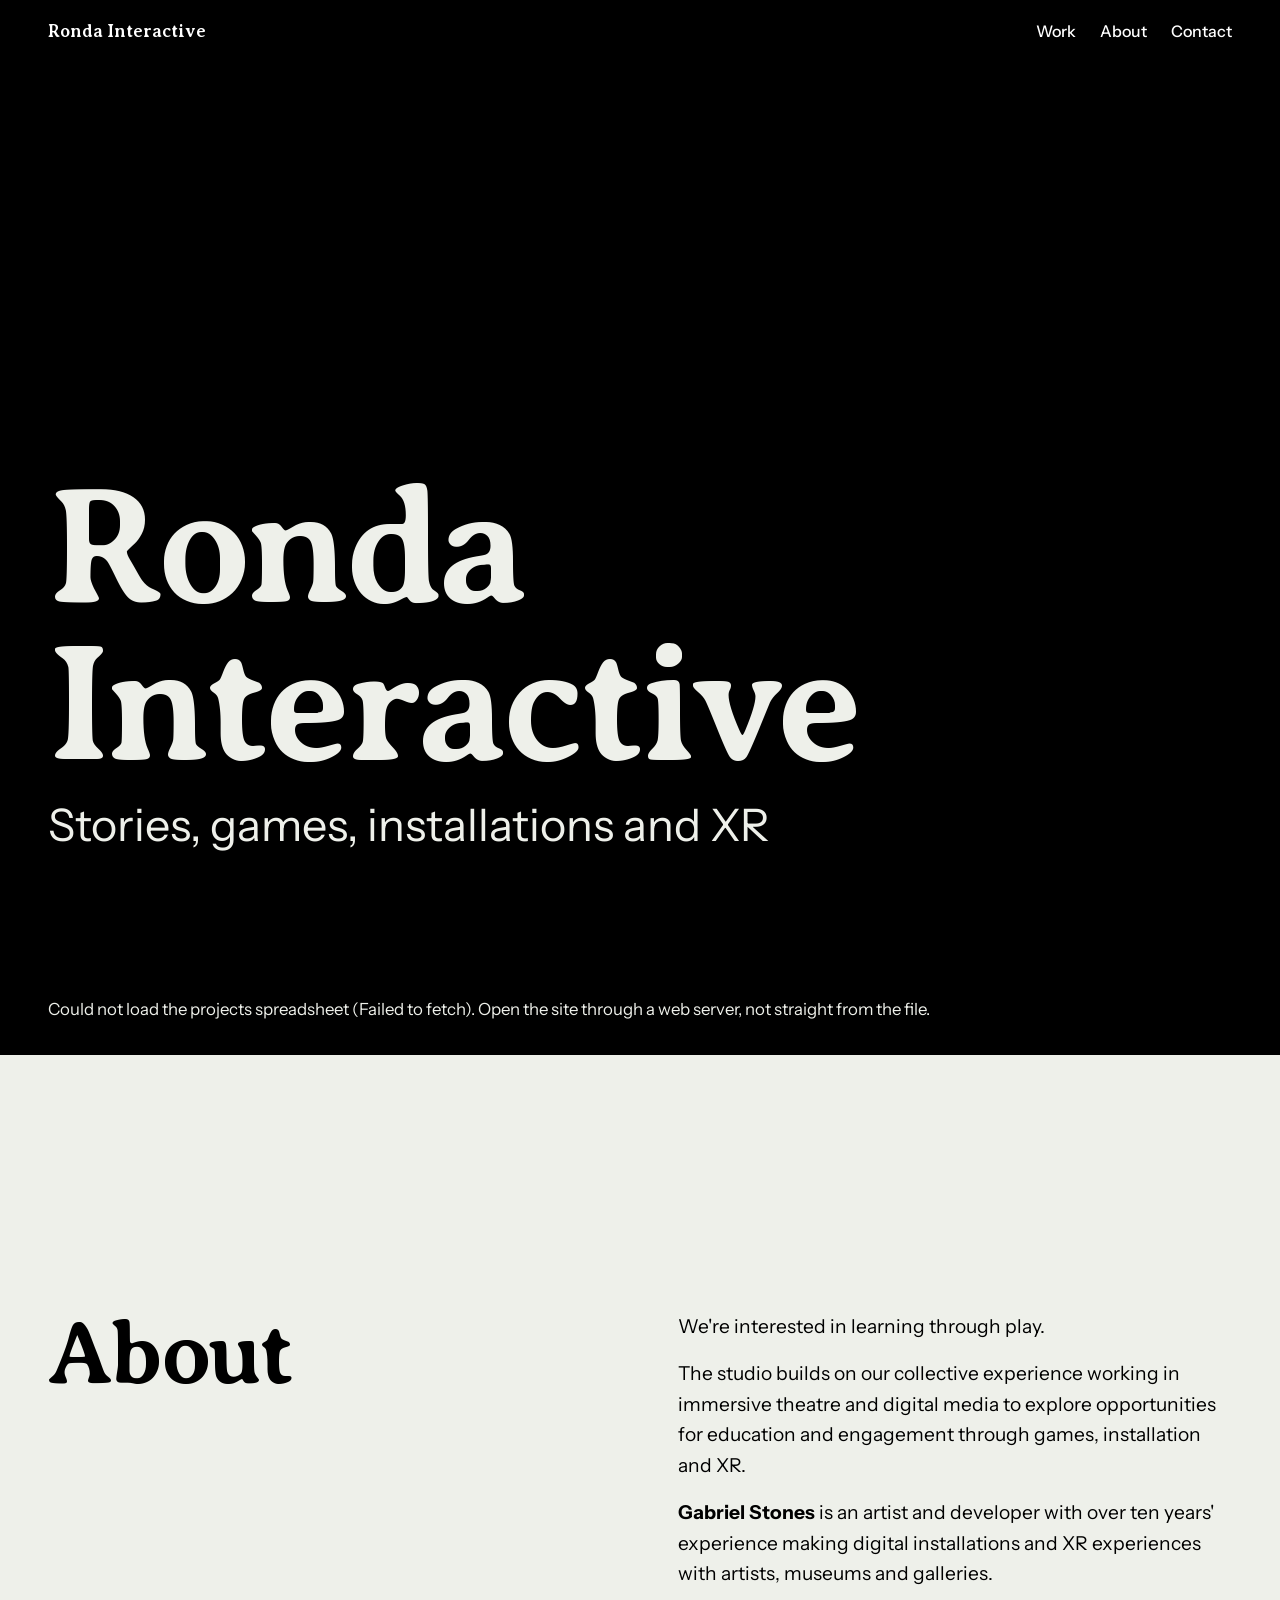
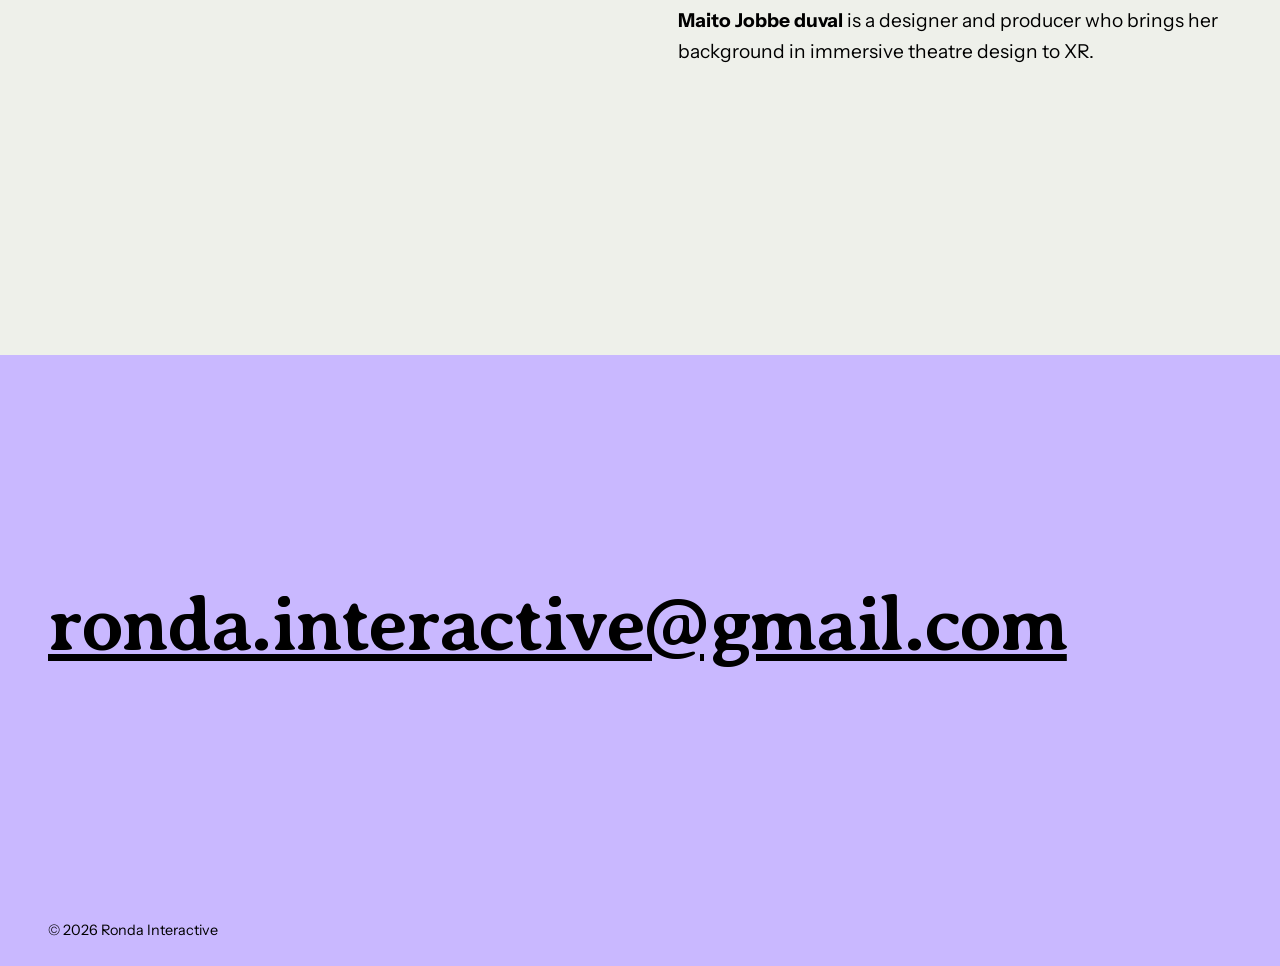
<file: index.html>
<!DOCTYPE html>
<html lang="en">
<head>
<meta charset="utf-8">
<meta name="viewport" content="width=device-width, initial-scale=1">
<title>Studio Name</title>
<meta name="description" content="A new studio making Games, interactive experiences and animation.">
<link rel="icon" href="favicon.svg" type="image/svg+xml">
<link rel="icon" href="favicon.png" type="image/png">
<link rel="preconnect" href="https://fonts.googleapis.com">
<link href="https://fonts.googleapis.com/css2?family=Averia+Serif+Libre:wght@400;700&family=Instrument+Sans:wght@400;500&display=swap" rel="stylesheet">
<style>
/* Project titles: --title-size is smallest, scales-with-screen-width, largest. --title-overlap is how much of the title sits up over the video (0 = none, .5 = half, 1 = all) */
:root{--title-size:clamp(2.5rem,6vw,5rem);--title-overlap:.5;
--hero-tagline-size:clamp(1.4rem,3.5vw,3rem); /* the line under the studio name on the first screen */
--ink:#000000;--paper:#eef0ea;--accent:#c9b8ff;--head:'Averia Serif Libre',Georgia,'Times New Roman',serif;--body:'Instrument Sans',Helvetica,Arial,sans-serif}
*{box-sizing:border-box;margin:0}
[hidden]{display:none!important}
html{scroll-snap-type:y proximity;scroll-behavior:smooth}
body{background:var(--ink);color:var(--paper);font:400 1.05rem/1.6 var(--body)}
a{color:inherit}
:focus-visible{outline:3px solid var(--accent);outline-offset:3px}

header{position:fixed;inset:0 0 auto 0;z-index:10;display:flex;justify-content:space-between;align-items:center;padding:1.25rem clamp(1rem,4vw,3rem);mix-blend-mode:difference;color:#fff}
header a{text-decoration:none;font:700 1.1rem var(--head)}
header img{display:block;height:clamp(5rem,5vw,8rem);width:auto}
header nav{display:flex;gap:1.5rem}
header nav a{font:500 1rem var(--body)}

.screen{position:relative;min-height:100vh;min-height:100svh;display:flex;align-items:flex-end;padding:clamp(1.25rem,4vw,3rem);scroll-snap-align:start;overflow:hidden;background:var(--bg,var(--ink))}
.stage{position:absolute;inset:0;z-index:0;container-type:size}
.slot{position:absolute;inset:0;opacity:0}
.slot.on{opacity:1}
.slot video,.slot img,.slot .yt{position:absolute;left:50%;top:0;translate:-50% 0;height:100%;width:calc(100cqh*var(--r,1.7778));max-width:none}
.slot.full video,.slot.full img,.slot.full .yt{top:50%;translate:-50% -50%;width:max(100cqw,100cqh*var(--r,1.7778));height:max(100cqh,100cqw/var(--r,1.7778))}
.slot .yt{pointer-events:none}
.slot .yt iframe{width:100%;height:100%;border:0}
.credit{position:absolute;right:clamp(1.25rem,4vw,3rem);bottom:clamp(1.25rem,4vw,3rem);z-index:1;max-width:40%;text-align:right;font-size:.8rem;line-height:1.3;opacity:.75;text-shadow:0 1px 8px rgba(0,0,0,.6)}
.screen .text{position:relative;z-index:1;max-width:60rem;text-shadow:0 1px 14px rgba(0,0,0,.1)}
h1,h2{font-family:var(--head);font-weight:700;line-height:.95;letter-spacing:-.03em}
h1{font-size:clamp(3.5rem,13vw,11rem)}
h2{font-size:clamp(2.5rem,7vw,6rem)}
.meta{margin-top:1rem;opacity:.85}
#top .meta{font-size:var(--hero-tagline-size);line-height:1.15;opacity:1}
.project{flex-direction:column;align-items:stretch;padding:0}
.media{position:relative;flex:1 1 0;min-height:45vh;min-height:45svh;overflow:hidden}
.bar{position:relative;z-index:1;padding:0 clamp(1rem,4vw,3rem) 1rem;background:var(--bg,var(--ink));color:var(--paper)}
.bar .text{max-width:none;text-shadow:none;margin-top:calc(var(--title-size)*var(--title-overlap)*-1)}
.bar h2{font-size:var(--title-size);line-height:1;text-shadow:0 0 .15em var(--bg,var(--ink)),0 0 .4em var(--bg,var(--ink))}
.bar .credit{position:static;float:right;max-width:40%;margin:calc(var(--title-size)*var(--title-overlap) + .4rem) 0 .3rem 1rem;shape-outside:inset(calc(var(--title-size)*var(--title-overlap)) 0 0 0);font-size:clamp(.6rem,1.8vw,.8rem);text-shadow:none}
.credit:empty{display:none}
.bar .meta{margin-top:.4rem}
.tagline{margin-top:.15rem;max-width:44rem;font-size:1.15rem;font-weight:500}
.info{display:grid;grid-template-rows:0fr;opacity:0;transition:grid-template-rows .3s ease,opacity .3s ease}
.info>div{overflow:hidden;min-height:0;max-width:44rem;font-size:.95rem;line-height:1.5}
.info p{margin-top:.6rem}
.open .info{grid-template-rows:1fr;opacity:1}
.screen .text [tabindex]{cursor:default}
#work .notice{padding:6rem clamp(1rem,4vw,3rem) 2rem}

#about,#contact{background:var(--paper);color:var(--ink);align-items:center}
#about .grid{display:grid;grid-template-columns:1fr 1fr;gap:clamp(2rem,6vw,6rem);max-width:80rem;margin:auto;width:100%}
#about p{max-width:38rem;font-size:1.2rem}
#about p+p{margin-top:1rem}
.team{list-style:none;padding:0;margin-top:2rem}
.team li{padding:.75rem 0;border-top:1px solid rgba(16,32,31,.25);display:flex;justify-content:space-between;gap:1rem}
#contact{background:var(--accent);min-height:60vh}
#contact a{font:700 clamp(1.75rem,6vw,5rem)/1 var(--head);letter-spacing:-.03em;word-break:break-all}
footer{padding:1.5rem clamp(1rem,4vw,3rem);background:var(--accent);color:var(--ink);font-size:.9rem}

@media(max-width:760px){#about .grid{grid-template-columns:1fr}header nav{gap:1rem}}
@media(prefers-reduced-motion:reduce){html{scroll-behavior:auto}.info{transition:none}}
</style>
</head>
<body>

<header>
  <a href="#top" id="logo"></a>
  <nav><a href="#work">Work</a><a href="#about">About</a><a href="#contact">Contact</a></nav>
</header>

<main id="main">
  <section class="screen" id="top"></section>
  <div id="work"></div>

  <section class="screen" id="about">
    <div class="grid">
      <h2>About</h2>
      <div>
        <div id="about-text"></div>
        <ul class="team" id="team"></ul>
      </div>
    </div>
  </section>

  <section class="screen" id="contact"><a id="email"></a></section>
</main>
<footer id="footer"></footer>

<script>
/* ============================================================
   EDIT THIS BLOCK TO UPDATE THE SITE. Nothing below needs touching.
   - Videos: put files in a /videos folder, short loops (5-15s, MP4/H.264,
     1080p, under ~8 MB each) work best. Compress at handbrake.fr.
   - Each project has a folder and a list of clips (videos and/or images). They play
     in the order listed and loop. Add one by dropping the file in the folder and
     adding its name. For a credit (bottom right) or a custom time on a still, use:
        { file: "still.jpg", credit: "Photo: Name", seconds: 6, full: true, zoom: 1 }
     full: true fills the whole screen (edges get cropped) instead of showing the
     whole frame. Put full: true on a project to apply it to all its clips.
     zoom: 1 turns off the slow zoom for one still.
   - YouTube: use { youtube: "VIDEO_ID" } in the clips list (a full link works too).
     It plays muted with no controls, like the other clips. Add ratio: 9/16 for
     vertical videos. The site must be online (not opened as a local file).
   - Each project has a bar under its clips with the title, then client and year,
     then an optional tagline: "..." line.
     text: "..." on a project adds a block that unfolds in that bar when it is hovered
     (or tapped on touch screens). Use a list ["Paragraph one", "Paragraph two"]
     for several paragraphs. Leave it out for no hover text.
   - PROJECTS LIVE IN A SPREADSHEET: projects.csv (same folder as this file), or a
     Google Sheets link (File > Share > Publish to web > choose the sheet and CSV).
     One row per clip. Fill title, client, tagline, year, color, folder and text on a
     project's first row only; the rows below it belong to that project until a new
     title appears. Columns: clip (file name or YouTube link), credit, full (yes),
     seconds, zoom, ratio. Put a line break in the text cell for a new paragraph.
   - Prefer editing here? Set projects: [ { title: "...", clips: [...] }, ... ]
     instead of a file name and use the clip options described above.
   ============================================================ */
const SITE = {
  name: "Ronda Interactive",
  logo: "",   // path to your logo file; set to "" to show the studio name as text instead
  tagline: "Stories, games, installations and XR",
  overlap: 1,     // seconds the next clip plays on top before the current one ends
  imageSeconds: 5, // how long each still image stays up (can be set per image)
  stillZoom: 1.06, // stills slowly zoom out from this scale to 1 (set to 1 for no movement)
  hero: { folder: "videos/Hero/", clips: ["Hero.mp4"] },
  email: "ronda.interactive@gmail.com",
  about: [                           // wrap words in **two stars** to make them bold
    "We're interested in learning through play.",

    "The studio builds on our collective experience working in immersive theatre and digital media to explore opportunities for education and engagement through games, installation and XR.",

    "**Gabriel Stones** is an artist and developer with over ten years' experience making digital installations and XR experiences with artists, museums and galleries.",

    "**Maito Jobbe duval** is a designer and producer who brings her background in immersive theatre design to XR." 
  ],
  team: [
    // { name: "First Name", role: "Director" },
    // { name: "First Name", role: "Design" }
  ],
  //projects: "projects.csv"   // spreadsheet file or published Google Sheets CSV link
  projects: "https://docs.google.com/spreadsheets/d/e/2PACX-1vTDiJw9G8zcWbMU45TkwchbzubHQeN3dGi-UOSlGcCdMvk3O9VJ7Fl-FEt2d9nJatkiOLEluaFFOhL_/pub?gid=757010743&single=true&output=csv"
};
/* ============================================================ */

const $ = id => document.getElementById(id);
const el = (tag, attrs = {}, html = "") => Object.assign(document.createElement(tag), attrs, { innerHTML: html });
const esc = s => String(s).replace(/[&<>"]/g, c => ({ "&": "&amp;", "<": "&lt;", ">": "&gt;", '"': "&quot;" }[c]));

const IMG = /\.(jpe?g|png|webp|gif|avif|svg)$/i;
const REDUCE = matchMedia("(prefers-reduced-motion: reduce)").matches;
let ytApi;                           // YouTube's player script, loaded only if a project uses it
const loadYT = () => ytApi || (ytApi = new Promise(res => {
  window.onYouTubeIframeAPIReady = () => res(window.YT);
  document.head.append(el("script", { src: "https://www.youtube.com/iframe_api" }));
}));
const ytId = v => { const m = String(v).match(/(?:v=|youtu\.be\/|embed\/|shorts\/)([\w-]{11})/); return m ? m[1] : v; };

/* Plays a list of videos/images in a loop; each item starts on top of the previous one shortly before it ends */
function player(stage, items, credit) {
  const OVERLAP = SITE.overlap * 1000, many = items.length > 1;
  const slots = [0, 1].map(() => {
    const d = el("div", { className: "slot" });
    d.vid = el("video", { muted: true, playsInline: true, preload: "metadata" });
    d.img = el("img", { alt: "", decoding: "async" });
    d.yt = el("div", { className: "yt" }, "<div></div>");
    d.append(d.vid, d.img, d.yt);
    d.setAttribute("aria-hidden", "true");
    stage.append(d);
    return d;
  });
  let i = 0, cur = 0, z = 1, raf = 0, last = 0, swapping = false, fails = 0;

  function load(slot, item) {
    if (slot.anim) { slot.anim.cancel(); slot.anim = null; }
    slot.item = item; slot.t = 0; slot.bad = false;
    slot.classList.toggle("full", !!item.full);
    slot.want = false;
    slot.style.setProperty("--r", item.ratio || 16 / 9);
    slot.vid.hidden = item.image || !!item.yt; slot.img.hidden = !item.image; slot.yt.hidden = !item.yt;
    if (!item.image) slot.img.removeAttribute("src");
    if (item.image || item.yt) { slot.vid.removeAttribute("src"); slot.vid.load(); }
    if (!item.yt && slot.ytOk) slot.ytp.pauseVideo();
    if (item.yt) ytLoad(slot, item);
    else (item.image ? slot.img : slot.vid).src = item.src;
    slot.vid.loop = items.length === 1;
  }
  const left = s => s.item.image ? (s.item.seconds || SITE.imageSeconds) * 1000 - s.t
    : s.item.yt ? (s.want && s.ytOk && s.ytp.getDuration() > 0 ? (s.ytp.getDuration() - s.ytp.getCurrentTime()) * 1000 : Infinity)
    : isFinite(s.vid.duration) ? (s.vid.duration - s.vid.currentTime) * 1000 : Infinity;
  function ytLoad(slot, item) {
    slot.ytOk = false;
    loadYT().then(YT => {
      if (slot.item !== item) return;              // slot has moved on to something else
      if (slot.ytp) { if (slot.ytp.cueVideoById) { slot.ytp.cueVideoById(item.yt); slot.ytOk = true; } return; }
      slot.ytp = new YT.Player(slot.yt.firstElementChild, {
        videoId: item.yt, width: "100%", height: "100%",
        playerVars: { controls: 0, mute: 1, playsinline: 1, rel: 0, modestbranding: 1, disablekb: 1, fs: 0, iv_load_policy: 3,
          ...(location.protocol.startsWith("http") ? { origin: location.origin } : {}) },
        events: {
          onReady: () => {
            slot.ytp.mute();
            if (slot.item.yt && slot.item.yt !== item.yt) slot.ytp.cueVideoById(slot.item.yt);
            slot.ytOk = true;
            if (slot.want) slot.ytp.playVideo();
          },
          onStateChange: e => {
            if (e.data === 1) fails = 0;
            if (e.data !== 0) return;              // 0 = ended
            if (many && slot === slots[cur] && !swapping) next();
            else if (!many) { slot.ytp.seekTo(0); slot.ytp.playVideo(); }
          },
          onError: () => fail(slot)
        }
      });
    });
  }
  function fail(s) {                 // missing or blocked file: hide it (background colour shows) and skip on
    s.bad = true; s.classList.remove("on");
    if (++fails <= items.length + 1 && many && s === slots[cur] && !swapping) next();
  }
  function zoomOut(s) {              // slow zoom out on stills, lasting as long as the still is on screen
    const k = s.item.zoom ?? SITE.stillZoom;
    if (REDUCE || !k || k === 1) return;
    if (!s.anim) s.anim = s.img.animate([{ transform: `scale(${k})` }, { transform: "scale(1)" }],
      { duration: (s.item.seconds || SITE.imageSeconds) * 1000, easing: "ease-out", fill: "both" });
    else if (s.anim.playState === "paused") s.anim.play();
  }
  const start = s => {
    s.classList.add("on"); s.want = true;
    if (s.item.image) zoomOut(s);
    else if (s.item.yt) { if (s.ytOk) s.ytp.playVideo(); }
    else s.vid.play().catch(() => {});
  };

  load(slots[0], items[0]);
  if (many) load(slots[1], items[1]);
  credit.textContent = items[0].credit;

  function next() {
    swapping = true;
    const old = slots[cur], wait = left(old);
    cur = 1 - cur;
    i = (i + 1) % items.length;
    const b = slots[cur];
    b.t = 0;
    if (!b.item.image && !b.item.yt) b.vid.currentTime = 0;
    b.style.zIndex = ++z;            // the new item sits on top of the old one
    start(b);
    credit.textContent = b.item.credit;
    setTimeout(() => {               // when the old item finishes it disappears; preload the one after next
      old.classList.remove("on");
      old.vid.pause();
      load(old, items[(i + 1) % items.length]);
      swapping = false;
    }, (isFinite(wait) ? Math.max(wait, 0) : OVERLAP) + 60);
  }
  function tick(now) {
    const a = slots[cur];
    if (a.item.image) a.t += now - last;
    last = now;
    if (!swapping && left(a) <= OVERLAP) next();
    raf = requestAnimationFrame(tick);
  }
  slots.forEach(s => {
    const shape = (w, h, node) => { if (w && h && !node.hidden) s.style.setProperty("--r", w / h); };
    s.vid.addEventListener("loadedmetadata", () => shape(s.vid.videoWidth, s.vid.videoHeight, s.vid));
    s.img.addEventListener("load", () => shape(s.img.naturalWidth, s.img.naturalHeight, s.img));
    s.vid.addEventListener("playing", () => { fails = 0; });
    s.img.addEventListener("load", () => { fails = 0; });
    s.vid.addEventListener("ended", () => { if (many && s === slots[cur] && !swapping) next(); });
    const bad = e => { if (!e.target.hidden) fail(s); };
    s.vid.addEventListener("error", bad);
    s.img.addEventListener("error", bad);
  });
  return {
    play() {
      slots.forEach(s => s.vid.preload = "auto");
      if (!slots[cur].bad) start(slots[cur]);
      cancelAnimationFrame(raf);
      last = performance.now();
      if (many) raf = requestAnimationFrame(tick);
    },
    pause() {
      cancelAnimationFrame(raf);
      slots.forEach(s => {
        s.vid.pause(); s.want = false;
        if (s.anim && s.anim.playState === "running") s.anim.pause();
        if (s.ytOk) s.ytp.pauseVideo();
      });
    }
  };
}

const ctx = document.createElement("canvas").getContext("2d");
const isLight = c => {               // is this colour light enough to need dark text on it?
  ctx.fillStyle = "#000"; ctx.fillStyle = c;
  const n = parseInt(ctx.fillStyle.slice(1), 16);
  return .299 * (n >> 16) + .587 * (n >> 8 & 255) + .114 * (n & 255) > 150;
};
let infoN = 0;
function screen(title, meta, media, color, big) {
  const s = el("section", { className: big ? "screen" : "screen project" });
  s.style.setProperty("--bg", color || "#10201f");
  const top = big ? s : el("div", { className: "media" });   // projects: clips on top, a bar for the words underneath
  const bar = big ? s : el("div", { className: "bar" });
  if (!big) { s.append(top, bar); if (isLight(color || "#10201f")) bar.style.color = "var(--ink)"; }
  if (media && media.clips && media.clips.length) {
    const stage = el("div", { className: "stage" });
    const credit = el("div", { className: "credit" });
    top.append(stage);
    bar.append(credit);              // hero: over the clip. Projects: moved into the bar below, just under the clip
    s._player = player(stage, media.clips.map(c => {
      const o = typeof c === "string" ? { file: c } : c;
      const yt = o.youtube ? ytId(o.youtube) : "";
      return { src: yt ? "" : (media.folder || "") + o.file, credit: o.credit || "", seconds: o.seconds, yt, ratio: o.ratio,
               image: !yt && IMG.test(o.file), full: o.full ?? media.full, zoom: o.zoom };
    }), credit);
  }
  const tag = big ? "h1" : "h2";
  const t = el("div", { className: "text" }, `<${tag}>${esc(title)}</${tag}><p class="meta">${esc(meta)}</p>`
    + (!big && media && media.tagline ? `<p class="tagline">${esc(media.tagline)}</p>` : ""));
  bar.append(t);
  if (!big && bar.firstElementChild !== t) t.prepend(bar.firstElementChild);   // credit floats top right; the title wraps around it
  const paras = big ? [] : [].concat((media && media.text) || []);
  if (paras.length) {                // optional text, folded away in the bar until it is hovered (or tapped)
    const info = el("div", { className: "info", id: "info" + (++infoN) }, "<div>" + paras.map(x => `<p>${esc(x)}</p>`).join("") + "</div>");
    bar.append(info);
    const h = t.querySelector(tag), set = on => s.classList.toggle("open", on);
    h.tabIndex = 0; h.setAttribute("aria-describedby", info.id);
    bar.addEventListener("pointerenter", e => { if (e.pointerType === "mouse") set(true); });
    bar.addEventListener("pointerleave", e => { if (e.pointerType === "mouse") set(false); });
    h.addEventListener("focus", () => { if (h.matches(":focus-visible")) set(true); });
    h.addEventListener("blur", () => { if (!bar.matches(":hover")) set(false); });
    bar.addEventListener("click", () => {          // touch screens: the clips keep their size and the text opens below, making the screen taller
      if (!matchMedia("(hover: none)").matches) return;
      if (!s.classList.contains("open")) top.style.flex = `0 0 ${top.offsetHeight}px`;
      if (s.classList.toggle("open")) setTimeout(() => s.scrollIntoView({ block: "end", behavior: REDUCE ? "auto" : "smooth" }), 320);
    });
    addEventListener("resize", () => { if (!s.classList.contains("open")) top.style.flex = ""; });
  }
  return s;
}

document.title = SITE.name;
$("logo").textContent = SITE.name;
if (SITE.logo) {
  const img = el("img", { src: SITE.logo, alt: SITE.name });
  img.addEventListener("error", () => img.replaceWith(SITE.name)); // falls back to text if the file is missing
  $("logo").textContent = "";
  $("logo").append(img);
}
$("footer").textContent = "© " + new Date().getFullYear() + " " + SITE.name;
$("email").textContent = SITE.email;
$("email").href = "mailto:" + SITE.email;
$("about-text").innerHTML = SITE.about.map(p => `<p>${esc(p).replace(/\*\*(.+?)\*\*/g, "<strong>$1</strong>")}</p>`).join("");
$("team").innerHTML = SITE.team.map(t => `<li><span>${esc(t.name)}</span><span>${esc(t.role)}</span></li>`).join("");

const hero = screen(SITE.name, SITE.tagline, SITE.hero, "Black", true);
$("top").replaceWith(Object.assign(hero, { id: "top" }));
/* Reads the projects spreadsheet (CSV): one row per clip, project details on its first row */
function parseCSV(text) {
  const rows = []; let row = [], cell = "", q = false;
  for (let i = 0; i < text.length; i++) {
    const c = text[i];
    if (q) { if (c === '"') { if (text[i + 1] === '"') { cell += '"'; i++; } else q = false; } else cell += c; }
    else if (c === '"') q = true;
    else if (c === ",") { row.push(cell); cell = ""; }
    else if (c === "\n" || c === "\r") { if (c === "\r" && text[i + 1] === "\n") i++; row.push(cell); rows.push(row); row = []; cell = ""; }
    else cell += c;
  }
  if (cell || row.length) { row.push(cell); rows.push(row); }
  return rows;
}
function parseProjects(text) {
  const [head, ...rows] = parseCSV(text.replace(/^\ufeff/, ""));
  const keys = head.map(h => h.trim().toLowerCase()), yes = v => /^(y|yes|true|x|1)$/i.test(v);
  const out = []; let cur = null;
  for (const r of rows) {
    const o = {}; keys.forEach((k, i) => o[k] = (r[i] || "").trim());
    if (!Object.values(o).some(Boolean)) continue;
    if (o.title) {
      cur = { title: o.title, client: o.client, year: o.year, tagline: o.tagline, color: o.color || undefined,
              folder: o.folder && !o.folder.endsWith("/") ? o.folder + "/" : o.folder,
              text: o.text ? o.text.split(/\n+/) : [], clips: [] };
      out.push(cur);
    }
    if (!cur || !o.clip) continue;
    const item = /youtu/i.test(o.clip) ? { youtube: o.clip } : { file: o.clip };
    if (o.credit) item.credit = o.credit;
    if (yes(o.full)) item.full = true;
    if (o.seconds) item.seconds = +o.seconds;
    if (o.zoom) item.zoom = +o.zoom;
    if (o.ratio) { const [a, b] = o.ratio.split("/"); item.ratio = b ? a / b : +a; }
    cur.clips.push(item);
  }
  return out;
}


/* Play a project's clips only while it is on screen (saves battery and bandwidth) */
const io = new IntersectionObserver(entries => entries.forEach(e => {
  const p = e.target._player;
  if (p) e.isIntersecting ? p.play() : p.pause();
}), { threshold: .4 });
[$("top"), $("about"), $("contact")].forEach(s => io.observe(s));
function show(list) {
  const work = $("work");
  work.querySelectorAll(".screen").forEach(s => { io.unobserve(s); if (s._player) s._player.pause(); });
  work.replaceChildren(...list.map(p => screen(p.title, [p.client, p.year].filter(Boolean).join(", "), p, p.color)));
  work.querySelectorAll(".screen").forEach(s => io.observe(s));
}
/* The spreadsheet takes a moment to arrive, and projects popping in above About would make the page jump.
   So: the last spreadsheet seen is kept in the browser and shown straight away, then swapped only if it has changed.
   On a first visit there is nothing kept yet, so About and Contact stay hidden until the projects are in. */
(async () => {
  const src = SITE.projects;
  if (typeof src !== "string") return show(src);
  const KEY = "projects:" + src, rest = [$("about"), $("contact"), $("footer")];
  let saved = "";
  try { saved = localStorage.getItem(KEY) || ""; } catch (e) {}
  if (saved) show(parseProjects(saved));
  else rest.forEach(n => n.hidden = true);
  try {
    const res = await fetch(src);
    if (!res.ok) throw new Error("HTTP " + res.status);
    const text = await res.text();
    if (text !== saved) {
      show(parseProjects(text));
      try { localStorage.setItem(KEY, text); } catch (e) {}
    }
  } catch (err) {
    if (!saved) $("work").append(el("p", { className: "notice" }, "Could not load the projects spreadsheet (" + esc(err.message) + "). Open the site through a web server, not straight from the file."));
  }
  if (!saved) {
    rest.forEach(n => n.hidden = false);
    const target = location.hash.length > 1 && document.getElementById(location.hash.slice(1));
    if (target) target.scrollIntoView();        // a link straight to #about or #contact still lands there
  }
})();
</script>
</body>
</html>
</file>
